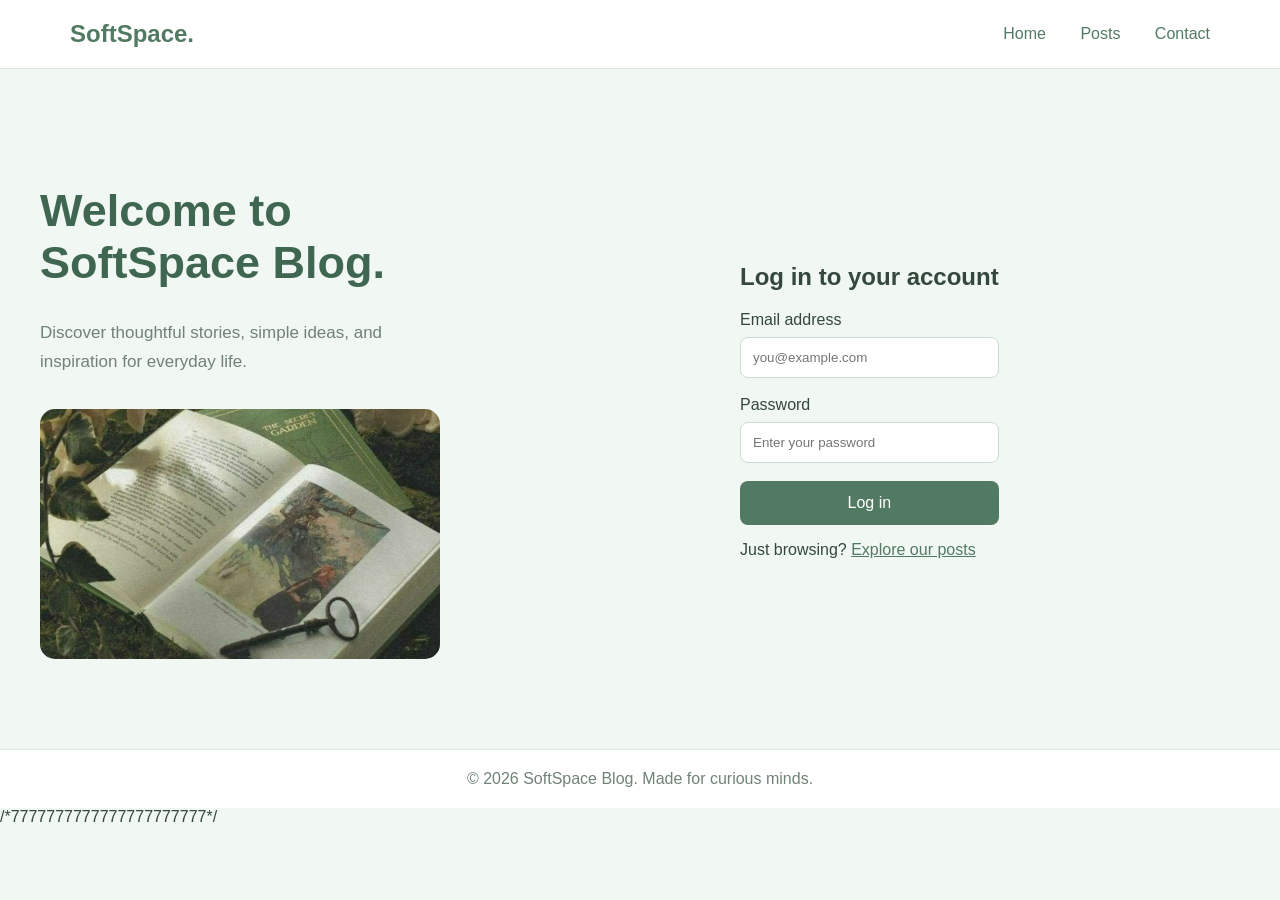
<file: index.html>
<!DOCTYPE html>
<html>


<head>
  <title>Home | SoftSpace Blog</title>
    <link rel="stylesheet" href="css/styles home.css">
</head>




<body>


<header> 
    <h2>SoftSpace.</h2>

     <nav> 
        <a href="index.html">Home</a> 
        <a href="posts.html">Posts</a> 
        <a href="contact.html">Contact</a> 
    </nav> 
</header>


    <main> 
        
        <div>
             <h1>Welcome to SoftSpace Blog.</h1>
            <p> Discover thoughtful stories,
                simple ideas, and inspiration for everyday life. </p>
            <img src="images/index.jpg">
 
       </div>


     
        <form>
        <div>
            <h2>Log in to your account</h2>

        </div>

            <label>Email address</label> 
            <br> 

            <input type="email" placeholder="you@example.com" required>
            
            <br><br> 
             
            <label>Password</label> 
             <br> 

             <input type="password" placeholder="Enter your password" required>
            
            <br><br> 
            
            <button type="submit">Log in</button> 
       

        <p>
             Just browsing? <a href="posts.html">Explore our posts</a> 
        </p>
     </form> 
    </main>

    <footer>

    © 2026 SoftSpace Blog. Made for curious minds.

    </footer>
    
</body>
 
</html>
/*7777777777777777777777*/
</file>
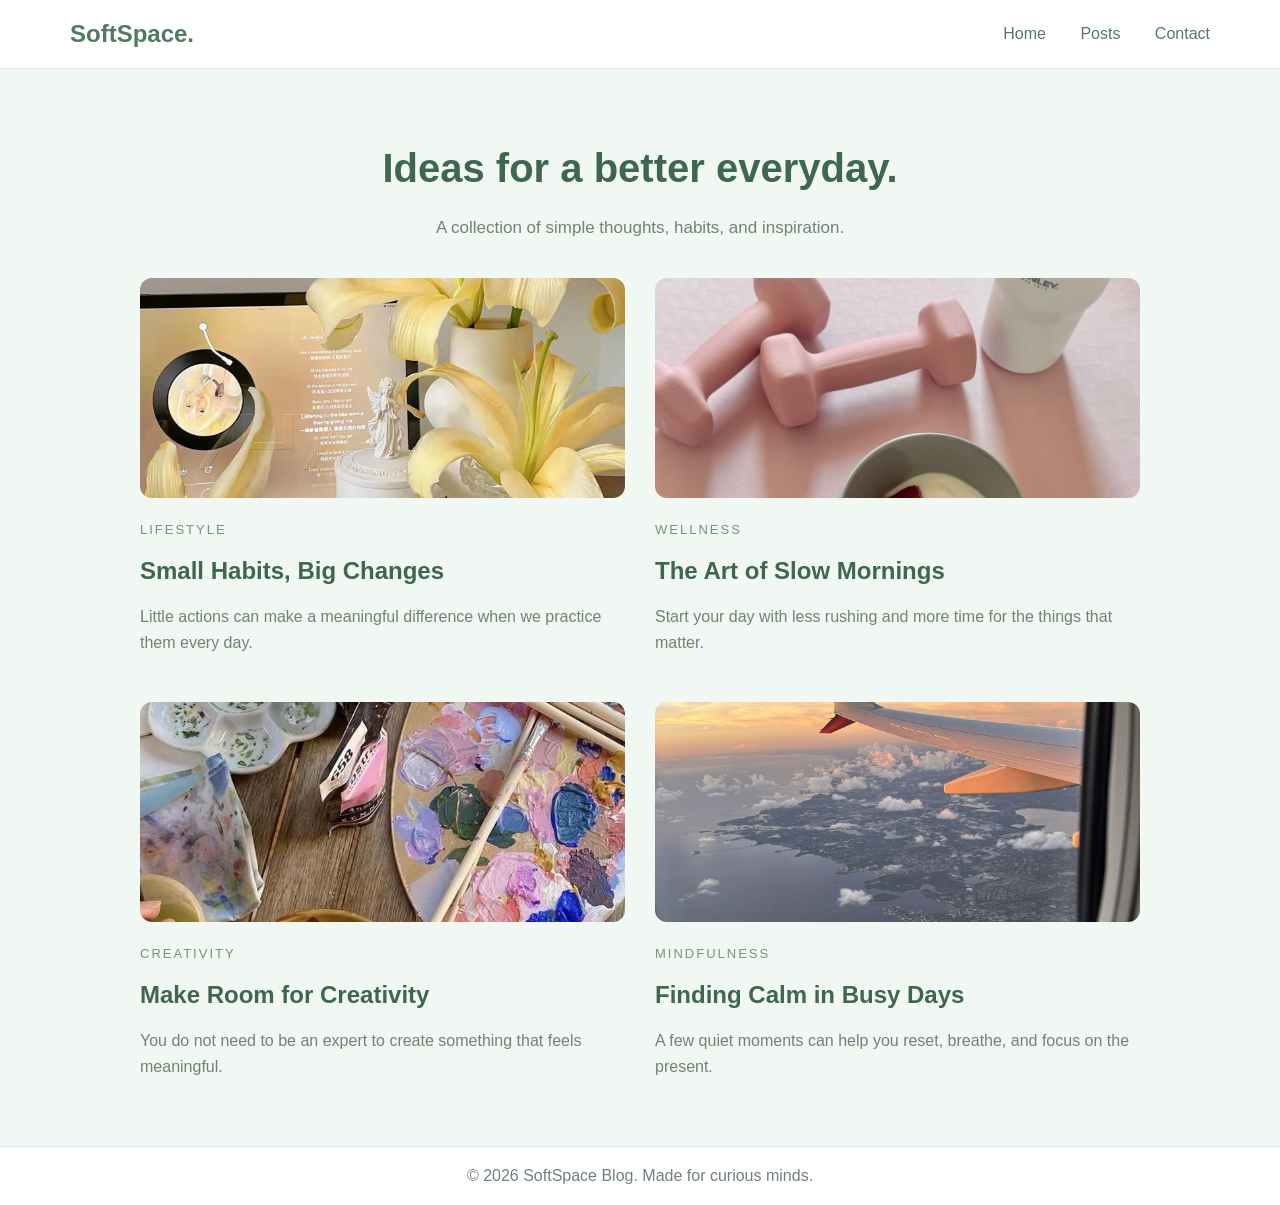
<file: posts.html>
<!DOCTYPE html>

<html>

<head>
    <title>Posts | SoftSpace Blog</title>
    <link rel="stylesheet" href="css/styles posts.css">
</head>


<body>

<header>
    <h2>SoftSpace.</h2>

    <nav>
        <a href="index.html">Home</a>
        <a href="posts.html">Posts</a>
        <a href="contact.html">Contact</a>
    </nav>

</header>


<main>

    <div>
        <h1>Ideas for a better everyday.</h1>
        <p>
            A collection of simple thoughts, habits,
            and inspiration.
        </p>
    </div>


    <div>

       <article>

            <img src="images/posts.images/LIFESTYLE.jpg">
            <p>LIFESTYLE</p>
            <h2>Small Habits, Big Changes</h2>
            <p>
                Little actions can make a meaningful difference
                when we practice them every day.
            </p>
        </article>


        <article>

            <img src="images/posts.images/WELLNESS.jpg">
            <p>WELLNESS</p>
            <h2>The Art of Slow Mornings</h2>
            <p>
                Start your day with less rushing and more time
                for the things that matter.
            </p>
        </article>


        <article>

            <img src="images/posts.images/CREATIVITY.jpg">
            <p>CREATIVITY</p>
            <h2>Make Room for Creativity</h2>
            <p>
                You do not need to be an expert to create
                something that feels meaningful.
            </p>
        </article>


        <article>
            <img src="images/posts.images/PLANE.jpg">
            <p>MINDFULNESS</p>
            <h2>Finding Calm in Busy Days</h2>
            <p>
                A few quiet moments can help you reset,
                breathe, and focus on the present.
            </p>
        </article>

    </div>

</main>
 <footer>

    © 2026 SoftSpace Blog. Made for curious minds.

    </footer>


</body>

</html>
</file>
<file: css/styles home.css>
body {
    margin: 0;
    font-family: Arial, sans-serif;     

    background-color: #f1f7f2; 
    color: #34483b;             /*front*/
}



/*background */

header {
    background-color: white;
    padding: 20px 70px;          /*حجم الشريط*/
    display:flex;    /*تخلي العناصر مرتبه وجنب بعضهن*/
    justify-content:space-between;   /*تحط في اكبر مسافة بيناتهن*/
    align-items:center;             /*نفس المستوى العمودي.*/
    border-bottom: 1px solid #dce9df;  /*line under the header*/
}

header h2 {
    color: #527a63;
    margin: 0;
}

nav a {
    text-decoration: none; /* delete the line under the link */
    color: #527a63;
    margin-left: 30px; /*هنا نضع مسافة 30px على يسار كل رابط.*/
}

nav a:hover {
    color: #86a991; /*يعني لما تمرري الماوس الرابط يتغير لونه.*/
}



main {
    min-height: 600px; 

    display:flex; /*تخلي العناصر مرتبه وجنب بعضهن*/
    justify-content:flex; /*nothing*/
    align-items:center;   /*;تتحكم في ترتيب العناصر عموديًا داخل Flex.*/

    gap: 300px; 

    padding: 40px;
}



main > div:first-child { /*ول <div> موجود مباشرة داخل <main>.*/
    width: 400px;
}

main > div:first-child h1 {
    color: #3f6650;
    font-size: 45px;
}

main > div:first-child p {
    color: #718277;
    font-size: 17px;
    line-height: 1.7;
}




main > div:first-child img {
    width: 400px;
    height: 250px;

    object-fit: cover;

    border-radius: 15px;
    margin-top: 15px;
}


main > div:last-child {
    background-color: white;

    width: 350px;

    padding: 40px;

    border-radius: 10px;/*الزاوية مدورة*/


    box-shadow: 0 5px 20px #dce9df; /*ضيف ظلًا حول العنصر*/
}

main > div:last-child h2 {
    color: #3f6650;
}




input {
    width: 100%; /*جعل الـ input يأخذ عرض المساحة المتاحة بالكامل.*/

    padding: 12px;

    margin-top: 8px;

    box-sizing: border-box; /*تجعل width: 100% تشمل الـ padding والـ border، وبالتالي لا يخرج الـ input خارج البطاقة.*/

    border: 1px solid #ccdcd1;

    border-radius: 8px;
}


button {
    width: 100%;

    padding: 13px;

    background-color: #527a63;

    color: white;

    border: none;

    border-radius: 8px;

    font-size: 16px;
}

button:hover {
    background-color: #3f6650;
}



a {
    color: #527a63;
}

a:hover {
    color: #86a991;
}




footer {
    text-align: center;

    padding: 20px;

    background-color: white;

    color: #718277;

    border-top: 1px solid #dce9df;
}
</file>
<file: css/styles posts.css>
body {
    margin: 0;
    font-family: Arial, sans-serif;
    background-color: #f1f7f2;
    color: #34483b;
}



header {
    background-color: white;
    padding: 20px 70px;

    display: flex;
    justify-content: space-between;
    align-items: center;

    border-bottom: 1px solid #dce9df;
}

header h2 {
    color: #527a63;
    margin: 0;
}

nav a {
    color: #527a63;
    text-decoration: none;
    margin-left: 30px;
}

nav a:hover {
    color: #86a991;
}



main {
    padding: 50px;
}



main > div:first-child {
    text-align: center;
    margin-bottom: 40px;
}

main > div:first-child h1 {
    color: #3f6650;
    font-size: 40px;
}

main > div:first-child p {
    color: #718277;
    font-size: 17px;
}



main > div:last-child {
    display: grid;

    grid-template-columns: 1fr 1fr;

    gap: 30px;

    max-width: 1000px;

    margin: auto;
}



main > div:last-child > div {
    background-color: white;

    padding: 25px;

    border-radius: 15px;

    border: 1px solid #dce9df;

    box-shadow: 0 5px 15px #dce9df;
}



img {
    width: 100%;
    height: 220px;
    object-fit: cover;
    border-radius: 12px;
}


main > div:last-child > article > p:first-of-type {
    color: #71957d;

    font-size: 13px;

    letter-spacing: 2px;

    margin-top: 20px;
}



main > div:last-child h2 {
    color: #3f6650;
}



main > div:last-child > article > p:last-child {
    color: #718277;

    line-height: 1.6;/*مسافة بين الخط*/
}

footer {

    text-align: center;

    padding: 20px;

    background-color: white;

    color: #718277;

    border-top: 1px solid #dce9df;
}
</file>
